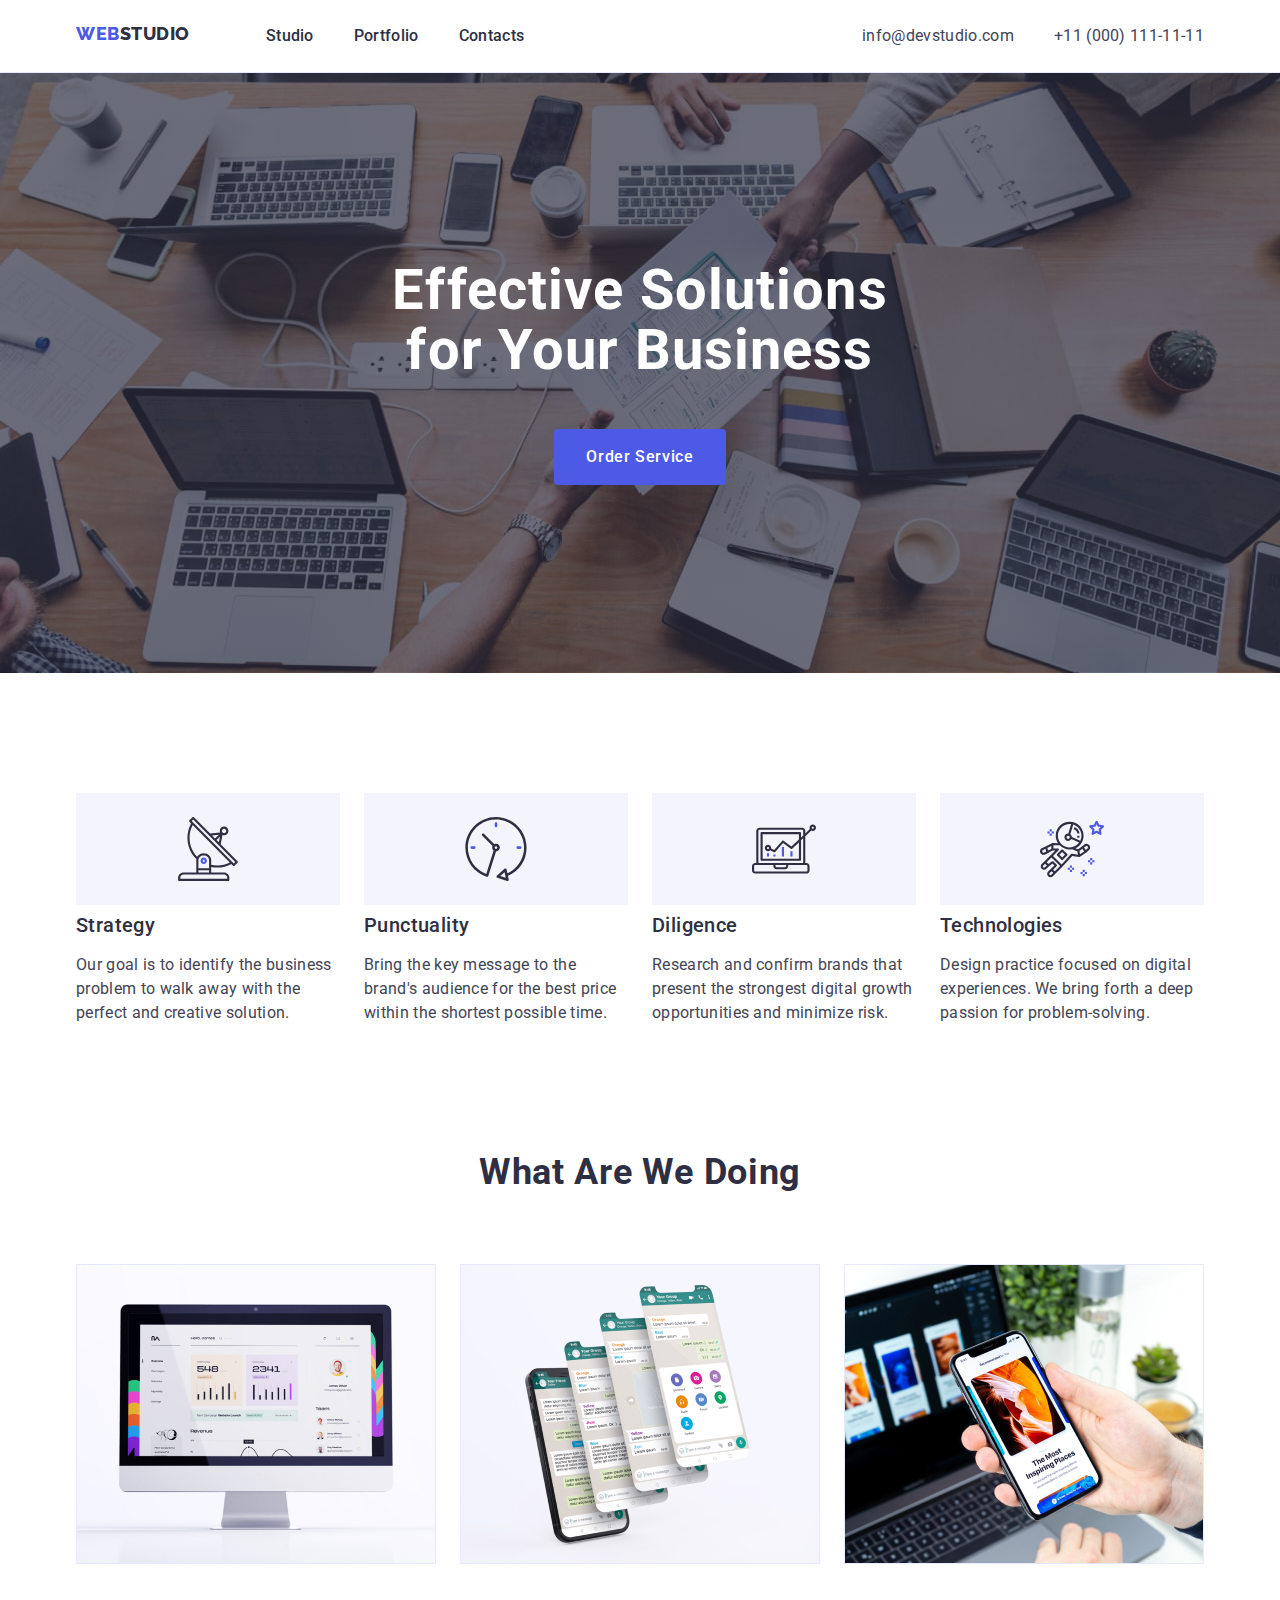
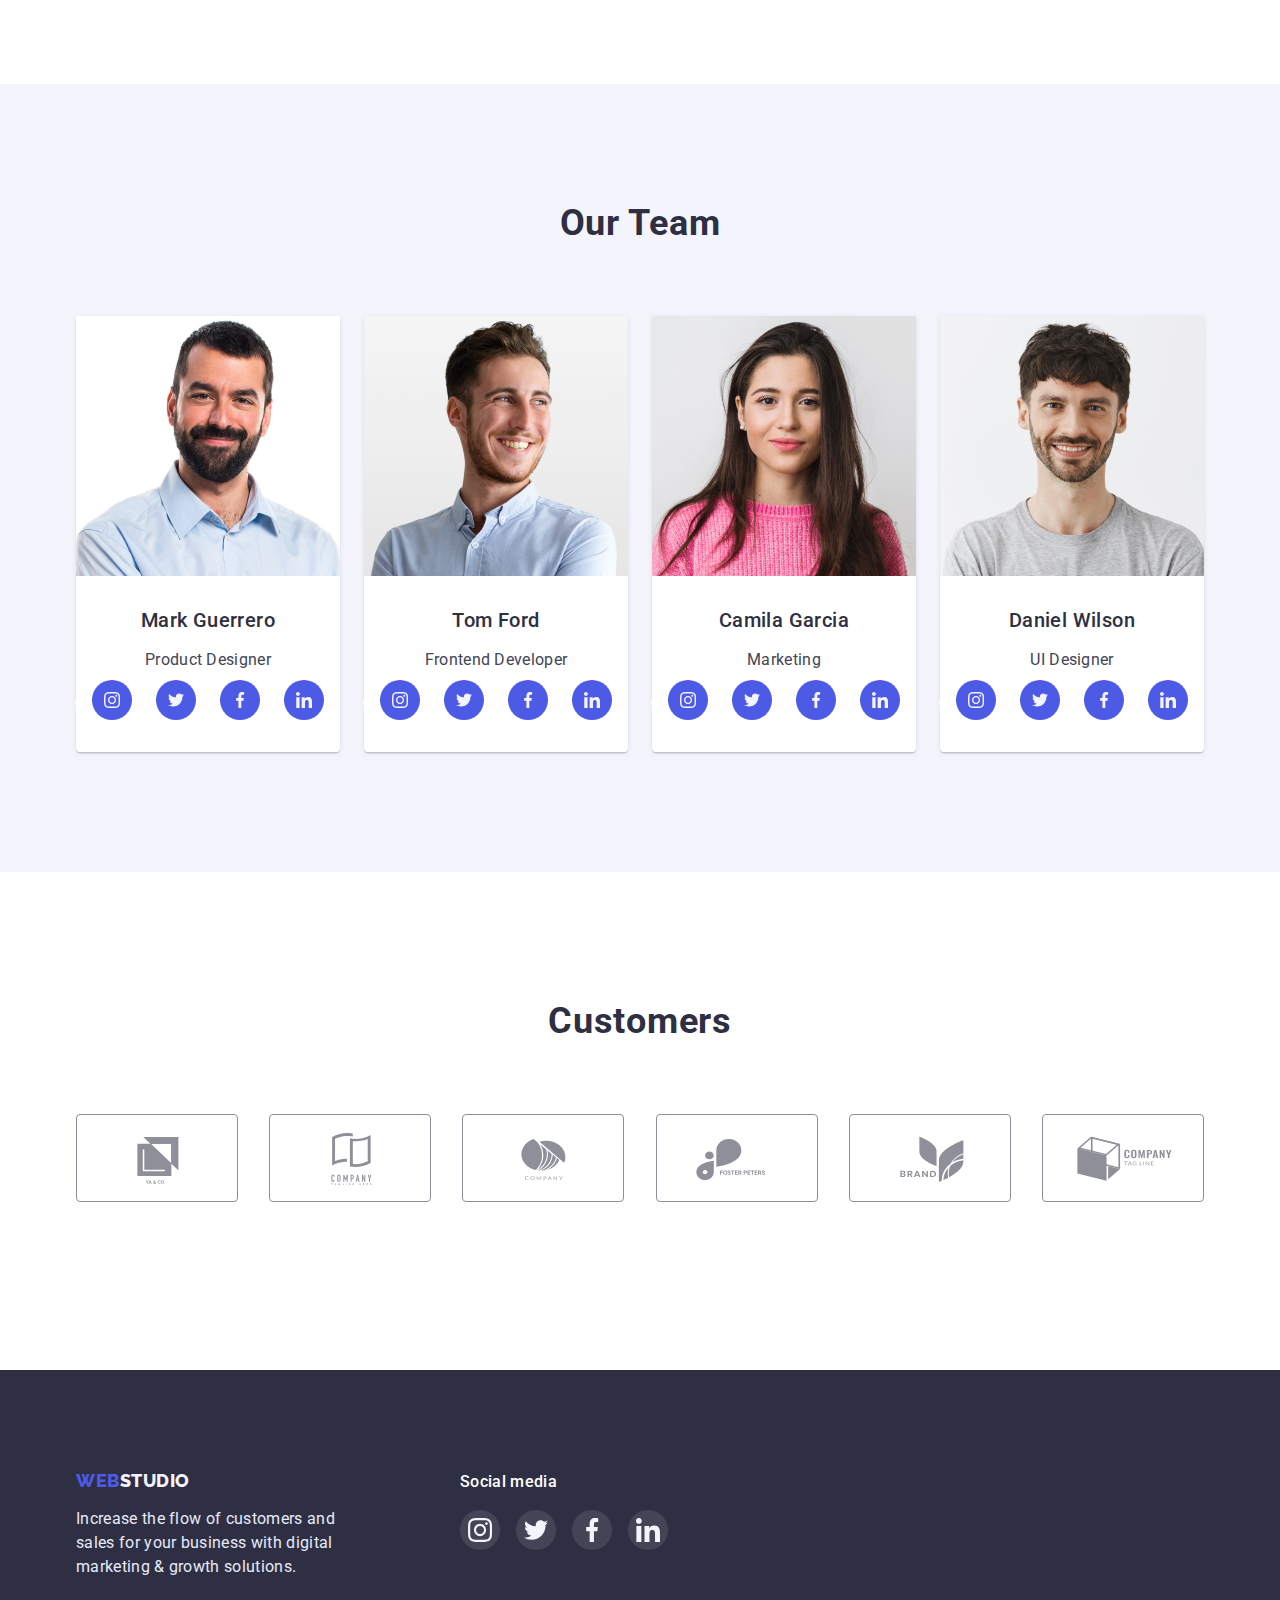
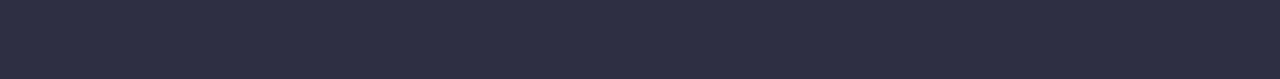
<file: index.html>
<!DOCTYPE html>
<html lang="en">
  <head>
    <meta charset="UTF-8" />
    <meta http-equiv="X-UA-Compatible" content="IE=edge" />
    <meta name="viewport" content="width=device-width, initial-scale=1.0" />
    <title>WebStudio</title>
    <link rel="preconnect" href="https://fonts.googleapis.com" />
    <link rel="preconnect" href="https://fonts.gstatic.com" crossorigin />
    <link
      href="https://fonts.googleapis.com/css2?family=Raleway:wght@800&family=Roboto:wght@400;500;700;900&display=swap"
      rel="stylesheet"
    />
    <link
      rel="stylesheet"
      href="https://cdn.jsdelivr.net/npm/modern-normalize@1.1.0/modern-normalize.min.css"
    />
    <link rel="stylesheet" href="./css/styles.css" />
  </head>
  <body>
    <header class="top-header-in">
      <div class="header-container container">
        <nav class="top-nav">
          <a class="link logo" href="./index.html"
            ><span class="web">Web</span
            ><span class="studio-header">Studio</span></a
          >
          <ul class="list menu nav-container">
            <li class="header-item">
              <a class="link menu-item" href="./index.html">Studio</a>
            </li>
            <li class="header-item">
              <a class="link menu-item" href="./portfolio.html">Portfolio</a>
            </li>
            <li class="header-item">
              <a class="link menu-item" href="">Contacts</a>
            </li>
          </ul>
        </nav>
        <address class="address">
          <ul class="list address-list">
            <li class="address-item">
              <a class="link mail" href="mailto:info@devstudio.com"
                >info@devstudio.com</a
              >
            </li>
            <li class="address-item">
              <a class="link phone-number" href="tel:+110001111111"
                >+11 (000) 111-11-11</a
              >
            </li>
          </ul>
        </address>
      </div>
    </header>
    <main class="main-content-studio">
      <section class="section-1">
        <div class="hero container">
          <h1 class="main-title">Effective Solutions for Your Business</h1>
          <button class="btn-in" type="button">Order Service</button>
        </div>
      </section>
      <section class="section-advantages">
        <div class="container">
          <h2 hidden>Our advantages</h2>
          <ul class="list main-list">
            <li class="list-advantages">
              <div class="advantages">
                <svg class="advantages-icon" width="64" height="64">
                  <use href="./images/icons.svg#icon-antenna"></use>
                </svg>
              </div>
              <h3 class="title-3">Strategy</h3>
              <p class="text">
                Our goal is to identify the business problem to walk away with
                the perfect and creative solution.
              </p>
            </li>
            <li class="list-advantages">
              <div class="advantages">
                <svg class="advantages-icon" width="64" height="64">
                  <use href="./images/icons.svg#icon-clock"></use>
                </svg>
              </div>
              <h3 class="title-3">Punctuality</h3>
              <p class="text">
                Bring the key message to the brand's audience for the best price
                within the shortest possible time.
              </p>
            </li>
            <li class="list-advantages">
              <div class="advantages">
                <svg class="advantages-icon" width="64" height="64">
                  <use href="./images/icons.svg#icon-diagram"></use>
                </svg>
              </div>
              <h3 class="title-3">Diligence</h3>
              <p class="text">
                Research and confirm brands that present the strongest digital
                growth opportunities and minimize risk.
              </p>
            </li>
            <li class="list-advantages">
              <div class="advantages">
                <svg class="advantages-icon" width="64" height="64">
                  <use href="./images/icons.svg#icon-astronaut"></use>
                </svg>
              </div>
              <h3 class="title-3">Technologies</h3>
              <p class="text">
                Design practice focused on digital experiences. We bring forth a
                deep passion for problem-solving.
              </p>
            </li>
          </ul>
        </div>
      </section>
      <section class="devices">
        <div class="container">
          <h2 class="title-2">What Are We Doing</h2>
          <ul class="list list-img">
            <li class="box-img">
              <a href=""
                ><img src="./images/img11.jpg" alt="laptop" width="360"
              /></a>
            </li>
            <li class="box-img">
              <a href=""
                ><img src="./images/img22.jpg" alt="phone" width="360"
              /></a>
            </li>
            <li class="box-img">
              <a href=""
                ><img src="./images/img33.jpg" alt="phoneinhand" width="360"
              /></a>
            </li>
          </ul>
        </div>
      </section>
      <section class="team">
        <div class="container box-team">
          <h2 class="title-2">Our Team</h2>
          <ul class="list list-team">
            <li class="team-list">
              <a href=""
                ><img src="./images/img.jpg" alt="photo" width="264"
              /></a>
              <div class="team-txt">
                <h3 class="title-3 team-title">Mark Guerrero</h3>
                <p class="text">Product Designer</p>
                <ul class="team-soc-list">
                  <li class="team-soc-item">
                    <a href="" class="team-soc-link">
                      <svg class="team-soc-icon" width="16" height="16">
                        <use href="./images/icons.svg#icon-instagram"></use>
                      </svg>
                    </a>
                  </li>
                  <li class="team-soc-item">
                    <a href="" class="team-soc-link"
                      ><svg class="team-soc-icon" width="16" height="16">
                        <use href="./images/icons.svg#icon-twitter"></use></svg
                    ></a>
                  </li>
                  <li class="team-soc-item">
                    <a href="" class="team-soc-link"
                      ><svg class="team-soc-icon" width="16" height="16">
                        <use href="./images/icons.svg#icon-facebook"></use></svg
                    ></a>
                  </li>
                  <li class="team-soc-item">
                    <a href="" class="team-soc-link"
                      ><svg class="team-soc-icon" width="16" height="16">
                        <use href="./images/icons.svg#icon-linkedin"></use></svg
                    ></a>
                  </li>
                </ul>
              </div>
            </li>
            <li class="team-list">
              <a href=""
                ><img src="./images/img1.jpg" alt="photo" width="264"
              /></a>
              <div class="team-txt">
                <h3 class="title-3 team-title">Tom Ford</h3>
                <p class="text">Frontend Developer</p>
                <ul class="team-soc-list">
                  <li class="team-soc-item">
                    <a href="" class="team-soc-link">
                      <svg class="team-soc-icon" width="16" height="16">
                        <use href="./images/icons.svg#icon-instagram"></use>
                      </svg>
                    </a>
                  </li>
                  <li class="team-soc-item">
                    <a href="" class="team-soc-link"
                      ><svg class="team-soc-icon" width="16" height="16">
                        <use href="./images/icons.svg#icon-twitter"></use></svg
                    ></a>
                  </li>
                  <li class="team-soc-item">
                    <a href="" class="team-soc-link"
                      ><svg class="team-soc-icon" width="16" height="16">
                        <use href="./images/icons.svg#icon-facebook"></use></svg
                    ></a>
                  </li>
                  <li class="team-soc-item">
                    <a href="" class="team-soc-link"
                      ><svg class="team-soc-icon" width="16" height="16">
                        <use href="./images/icons.svg#icon-linkedin"></use></svg
                    ></a>
                  </li>
                </ul>
              </div>
            </li>
            <li class="team-list">
              <a href=""
                ><img src="./images/img2.jpg" alt="photo" width="264"
              /></a>
              <div class="team-txt">
                <h3 class="title-3 team-title">Camila Garcia</h3>
                <p class="text">Marketing</p>
                <ul class="team-soc-list">
                  <li class="team-soc-item">
                    <a href="" class="team-soc-link">
                      <svg class="team-soc-icon" width="16" height="16">
                        <use href="./images/icons.svg#icon-instagram"></use>
                      </svg>
                    </a>
                  </li>
                  <li class="team-soc-item">
                    <a href="" class="team-soc-link"
                      ><svg class="team-soc-icon" width="16" height="16">
                        <use href="./images/icons.svg#icon-twitter"></use></svg
                    ></a>
                  </li>
                  <li class="team-soc-item">
                    <a href="" class="team-soc-link"
                      ><svg class="team-soc-icon" width="16" height="16">
                        <use href="./images/icons.svg#icon-facebook"></use></svg
                    ></a>
                  </li>
                  <li class="team-soc-item">
                    <a href="" class="team-soc-link"
                      ><svg class="team-soc-icon" width="16" height="16">
                        <use href="./images/icons.svg#icon-linkedin"></use></svg
                    ></a>
                  </li>
                </ul>
              </div>
            </li>
            <li class="team-list">
              <a href=""
                ><img src="./images/img3.jpg" alt="photo" width="264"
              /></a>
              <div class="team-txt">
                <h3 class="title-3 team-title">Daniel Wilson</h3>
                <p class="text">UI Designer</p>
                <ul class="team-soc-list">
                  <li class="team-soc-item">
                    <a href="" class="team-soc-link">
                      <svg class="team-soc-icon" width="16" height="16">
                        <use href="./images/icons.svg#icon-instagram"></use>
                      </svg>
                    </a>
                  </li>
                  <li class="team-soc-item">
                    <a href="" class="team-soc-link"
                      ><svg class="team-soc-icon" width="16" height="16">
                        <use href="./images/icons.svg#icon-twitter"></use></svg
                    ></a>
                  </li>
                  <li class="team-soc-item">
                    <a href="" class="team-soc-link"
                      ><svg class="team-soc-icon" width="16" height="16">
                        <use href="./images/icons.svg#icon-facebook"></use></svg
                    ></a>
                  </li>
                  <li class="team-soc-item">
                    <a href="" class="team-soc-link"
                      ><svg class="team-soc-icon" width="16" height="16">
                        <use href="./images/icons.svg#icon-linkedin"></use></svg
                    ></a>
                  </li>
                </ul>
              </div>
            </li>
          </ul>
        </div>
      </section>
      <section class="company">
        <div class="container">
          <h2 class="title-2 company-title">Customers</h2>
          <ul class="comp-list list">
            <li class="comp-item">
              <a href="" class="comp-link link"
                ><svg class="comp-icon" width="104" height="56">
                  <use href="./images/icons.svg#icon-Logo1"></use></svg
              ></a>
            </li>
            <li class="comp-item">
              <a href="" class="comp-link link"
                ><svg class="comp-icon" width="104" height="56">
                  <use href="./images/icons.svg#icon-Logo2"></use></svg
              ></a>
            </li>
            <li class="comp-item">
              <a href="" class="comp-link link"
                ><svg class="comp-icon" width="104" height="56">
                  <use href="./images/icons.svg#icon-Logo3"></use></svg
              ></a>
            </li>
            <li class="comp-item">
              <a href="" class="comp-link link"
                ><svg class="comp-icon" width="104" height="56">
                  <use href="./images/icons.svg#icon-Logo4"></use></svg
              ></a>
            </li>
            <li class="comp-item">
              <a href="" class="comp-link link"
                ><svg class="comp-icon" width="104" height="56">
                  <use href="./images/icons.svg#icon-Logo5"></use></svg
              ></a>
            </li>
            <li class="comp-item">
              <a href="" class="comp-link link"
                ><svg class="comp-icon" width="104" height="56">
                  <use href="./images/icons.svg#icon-Logo6"></use></svg
              ></a>
            </li>
          </ul>
        </div>
      </section>
    </main>
    <footer class="footer">
      <div class="container footer-flex">
        <div class="footer-web">
          <a class="link logo" href="./index.html"
            ><span class="web">Web</span
            ><span class="studio-foot">Studio</span></a
          >
          <p class="foot-text">
            Increase the flow of customers and sales for your business with
            digital marketing & growth solutions.
          </p>
        </div>
        <div class="footer-social">
          <h3 class="social-title">Social media</h3>
          <ul class="footer-soc-list list">
            <li class="footer-soc-item">
              <a href="" class="footer-soc-link">
                <svg class="footer-soc-icon" width="24" height="24">
                  <use href="./images/icons.svg#icon-instagram"></use>
                </svg>
              </a>
            </li>
            <li class="footer-soc-item">
              <a href="" class="footer-soc-link"
                ><svg class="footer-soc-icon" width="24" height="24">
                  <use href="./images/icons.svg#icon-twitter"></use></svg
              ></a>
            </li>
            <li class="footer-soc-item">
              <a href="" class="footer-soc-link"
                ><svg class="footer-soc-icon" width="24" height="24">
                  <use href="./images/icons.svg#icon-facebook"></use></svg
              ></a>
            </li>
            <li class="footer-soc-item">
              <a href="" class="footer-soc-link"
                ><svg class="footer-soc-icon" width="24" height="24">
                  <use href="./images/icons.svg#icon-linkedin"></use></svg
              ></a>
            </li>
          </ul>
        </div>
      </div>
    </footer>
  </body>
</html>
</file>
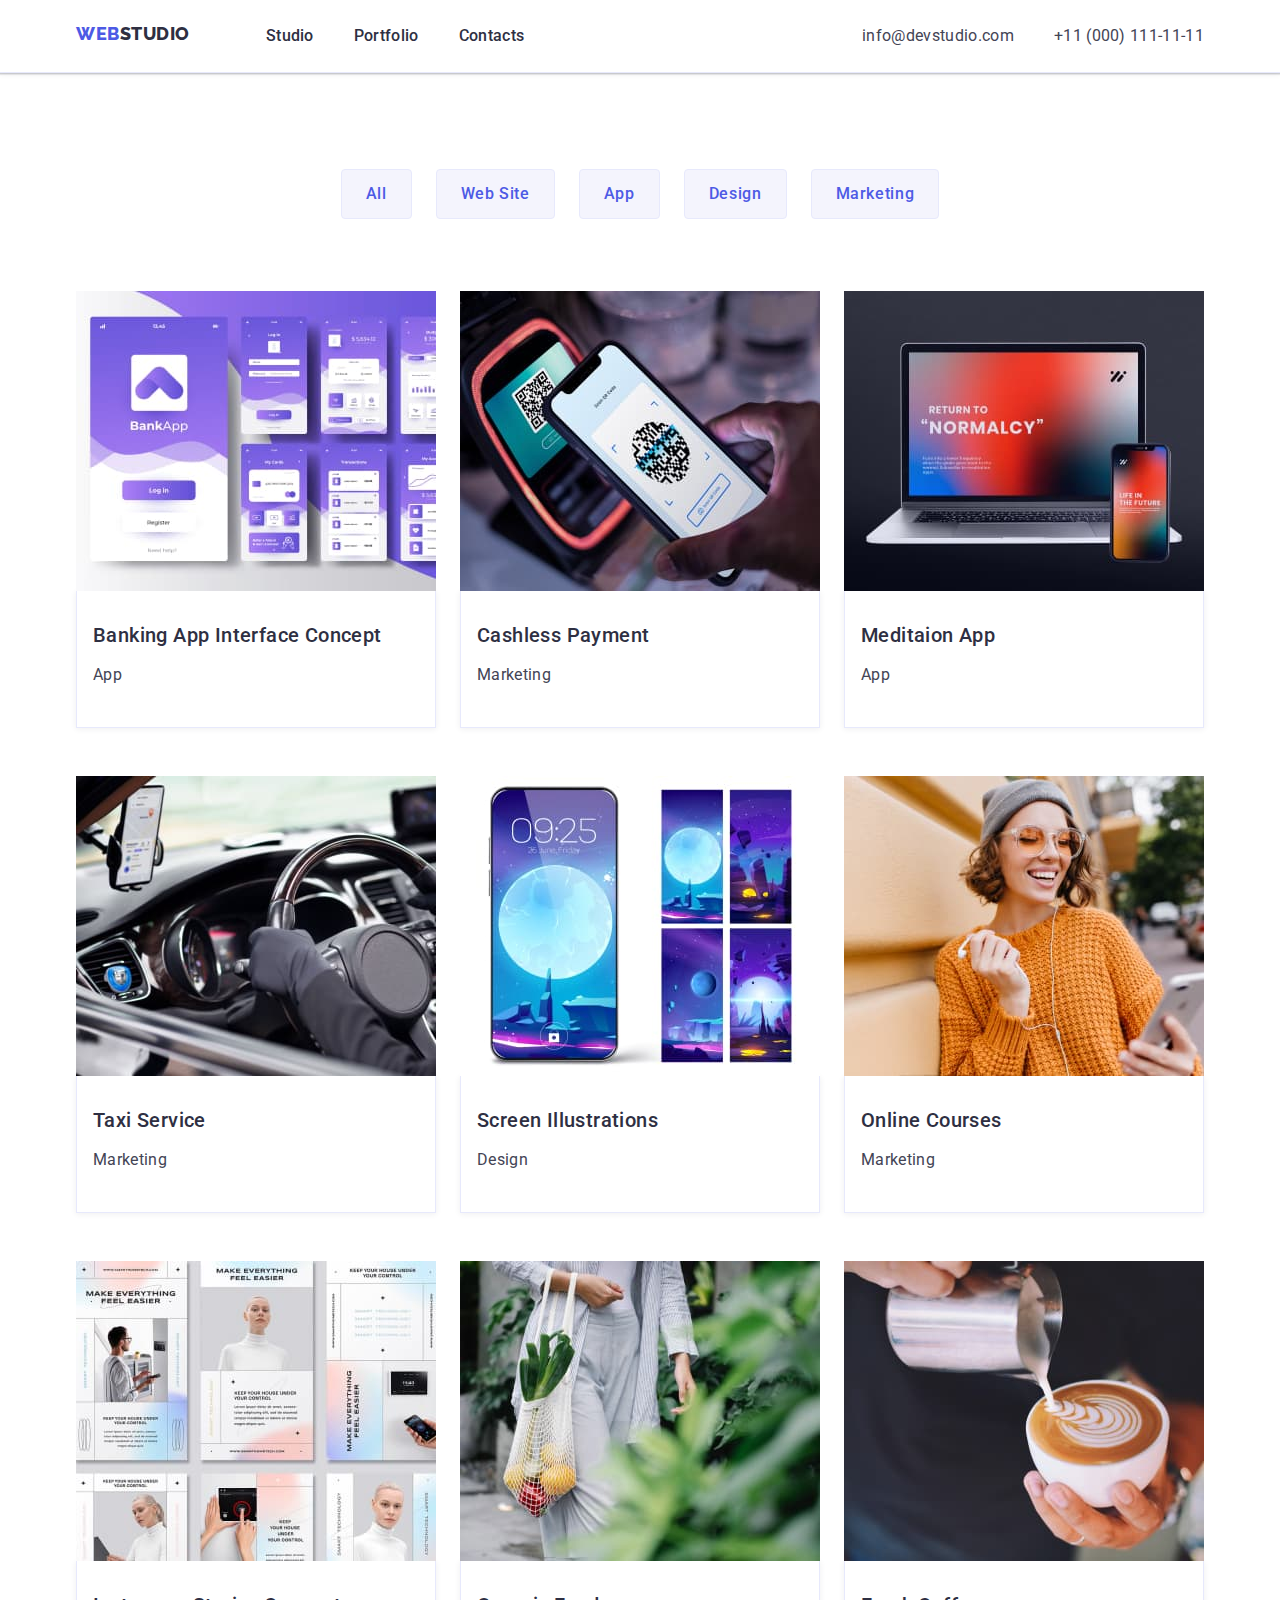
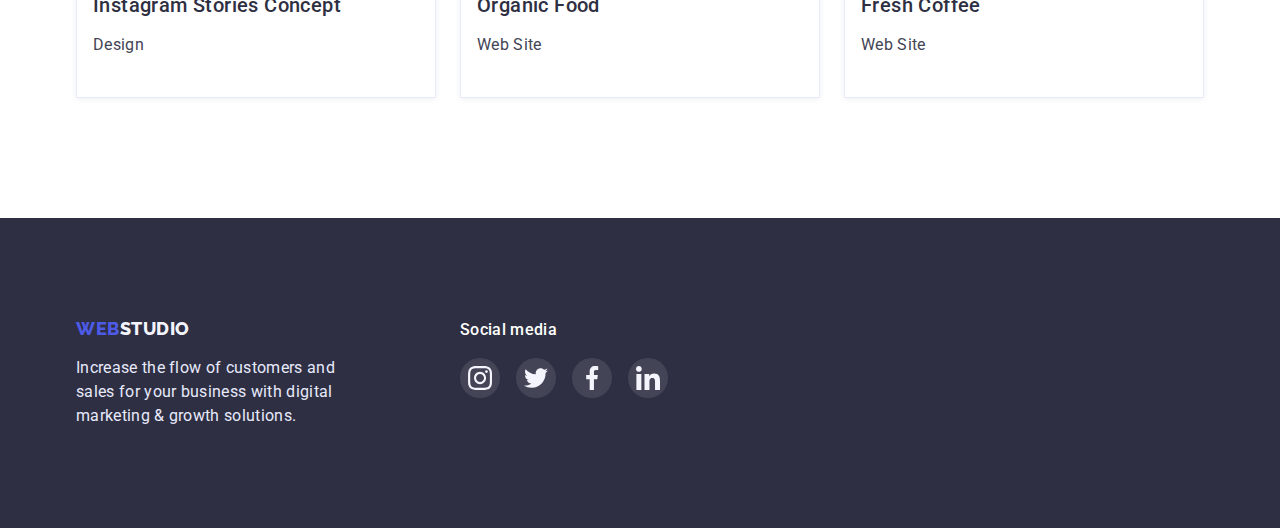
<file: portfolio.html>
<!DOCTYPE html>
<html lang="en">
  <head>
    <meta charset="UTF-8" />
    <meta http-equiv="X-UA-Compatible" content="IE=edge" />
    <meta name="viewport" content="width=device-width, initial-scale=1.0" />
    <title>WebStudio</title>
    <link rel="preconnect" href="https://fonts.googleapis.com" />
    <link rel="preconnect" href="https://fonts.gstatic.com" crossorigin />
    <link
      href="https://fonts.googleapis.com/css2?family=Raleway:wght@800&family=Roboto:wght@400;500;700;900&display=swap"
      rel="stylesheet"
    />
    <link
      rel="stylesheet"
      href="https://cdn.jsdelivr.net/npm/modern-normalize@1.1.0/modern-normalize.min.css"
    />
    <link rel="stylesheet" href="./css/styles.css" />
  </head>
  <body>
    <header class="top-header-in">
      <div class="container header-container">
        <nav class="top-nav">
          <a class="link logo" href="./portfolio.html"
            ><span class="web">Web</span
            ><span class="studio-header">Studio</span></a
          >
          <ul class="list menu nav-container">
            <li class="header-item">
              <a class="link menu-item" href="./index.html">Studio</a>
            </li>
            <li class="header-item">
              <a class="link menu-item" href="./portfolio.html">Portfolio</a>
            </li>
            <li class="header-item">
              <a class="link menu-item" href="">Contacts</a>
            </li>
          </ul>
        </nav>
        <address class="address">
          <ul class="list address-list">
            <li class="address-item">
              <a class="link mail" href="mailto:info@devstudio.com"
                >info@devstudio.com</a
              >
            </li>
            <li class="address-item">
              <a class="link phone-number" href="tel:+110001111111"
                >+11 (000) 111-11-11</a
              >
            </li>
          </ul>
        </address>
      </div>
    </header>
    <main>
      <section class="main-content-portfolio">
        <div class="container">
          <ul class="list list-button">
            <li><button class="btn" type="button">All</button></li>
            <li><button class="btn" type="button">Web Site</button></li>
            <li><button class="btn" type="button">App</button></li>
            <li><button class="btn" type="button">Design</button></li>
            <li><button class="btn" type="button">Marketing</button></li>
          </ul>
          <ul class="list main-list-2">
            <li class="main-box">
              <a class="link box-link" href=""
                ><img src="./images/app1.jpg" alt="appinterface" width="360" />
                <div class="main-container">
                  <h3 class="title-3">Banking App Interface Concept</h3>
                  <p class="text">App</p>
                </div></a
              >
            </li>
            <li class="main-box">
              <a class="link box-link" href=""
                ><img src="./images/mark1.jpg" alt="payment" width="360" />

                <div class="main-container">
                  <h3 class="title-3">Cashless Payment</h3>
                  <p class="text">Marketing</p>
                </div></a
              >
            </li>
            <li class="main-box">
              <a class="link box-link" href=""
                ><img src="./images/app2.jpg" alt="laptopphone" width="360" />

                <div class="main-container">
                  <h3 class="title-3">Meditaion App</h3>
                  <p class="text">App</p>
                </div></a
              >
            </li>
            <li class="main-box">
              <a class="link box-link" href=""
                ><img src="./images/mark2.jpg" alt="taxi" width="360" />

                <div class="main-container">
                  <h3 class="title-3">Taxi Service</h3>
                  <p class="text">Marketing</p>
                </div></a
              >
            </li>
            <li class="main-box">
              <a class="link box-link" href=""
                ><img src="./images/des1.jpg" alt="screenapp" width="360" />

                <div class="main-container">
                  <h3 class="title-3">Screen Illustrations</h3>
                  <p class="text">Design</p>
                </div></a
              >
            </li>
            <li class="main-box">
              <a class="link box-link" href=""
                ><img src="./images/mark3.jpg" alt="girlphone" width="360" />

                <div class="main-container">
                  <h3 class="title-3">Online Courses</h3>
                  <p class="text">Marketing</p>
                </div></a
              >
            </li>
            <li class="main-box">
              <a class="link box-link" href=""
                ><img src="./images/des2.jpg" alt="instastoris" width="360" />

                <div class="main-container">
                  <h3 class="title-3">Instagram Stories Concept</h3>
                  <p class="text">Design</p>
                </div></a
              >
            </li>
            <li class="main-box">
              <a class="link box-link" href=""
                ><img src="./images/web1.jpg" alt="vegetables" width="360" />

                <div class="main-container">
                  <h3 class="title-3">Organic Food</h3>
                  <p class="text">Web Site</p>
                </div></a
              >
            </li>
            <li class="main-box">
              <a class="link box-link" href=""
                ><img src="./images/web2.jpg" alt="coffee" width="360" />

                <div class="main-container">
                  <h3 class="title-3">Fresh Coffee</h3>
                  <p class="text">Web Site</p>
                </div></a
              >
            </li>
          </ul>
        </div>
      </section>
    </main>
    <footer class="footer">
      <div class="container footer-flex">
        <div class="footer-web">
          <a class="link logo" href="./index.html"
            ><span class="web">Web</span
            ><span class="studio-foot">Studio</span></a
          >
          <p class="foot-text">
            Increase the flow of customers and sales for your business with
            digital marketing & growth solutions.
          </p>
        </div>
        <div class="footer-social">
          <h3 class="social-title">Social media</h3>
          <ul class="footer-soc-list list">
            <li class="footer-soc-item">
              <a href="" class="footer-soc-link">
                <svg class="footer-soc-icon" width="24" height="24">
                  <use href="./images/icons.svg#icon-instagram"></use>
                </svg>
              </a>
            </li>
            <li class="footer-soc-item">
              <a href="" class="footer-soc-link"
                ><svg class="footer-soc-icon" width="24" height="24">
                  <use href="./images/icons.svg#icon-twitter"></use></svg
              ></a>
            </li>
            <li class="footer-soc-item">
              <a href="" class="footer-soc-link"
                ><svg class="footer-soc-icon" width="24" height="24">
                  <use href="./images/icons.svg#icon-facebook"></use></svg
              ></a>
            </li>
            <li class="footer-soc-item">
              <a href="" class="footer-soc-link"
                ><svg class="footer-soc-icon" width="24" height="24">
                  <use href="./images/icons.svg#icon-linkedin"></use></svg
              ></a>
            </li>
          </ul>
        </div>
      </div>
    </footer>
  </body>
</html>
</file>
<file: css/styles.css>
:root {
  --logo-web-color: #4d5ae5;
  --primary-font: "Roboto", sans-serif;
  --sekondary-font: "Raleway", sans-serif;
  --akcent-color: #404bbf;
  --icon-color-svg: #f4f4fd;
}
h1,
h2,
h3,
p {
  margin-top: 0;
  margin-bottom: 0;
}
ul,
ol {
  margin-top: 0;
  margin-bottom: 0;
  padding-left: 0;
}
img {
  display: block;
}

.list {
  list-style: none;
}
.link {
  text-decoration: none;
}
body {
  font-family: var(--primary-font);
  color: #ffffff;
  display: block;
}
.container {
  max-width: 1158px;
  padding: 0 15px;
  margin: 0 auto;
}

/* .............HEADER............. .*/
.top-header-in {
  padding-top: 24px;
  padding-bottom: 24px;
  border-bottom: 1px solid #e7e9fc;
  box-shadow: 0px 2px 1px rgba(46, 47, 66, 0.08),
    0px 1px 1px rgba(46, 47, 66, 0.16), 0px 1px 6px rgba(46, 47, 66, 0.08);
  padding-left: 0;
  padding-right: 0;
}
.header-container {
  display: flex;
}
.top-nav {
  display: flex;
}

.nav-container {
  display: flex;
}
.logo {
  margin-right: 76px;
}
.address {
  margin-left: auto;
}

.address-list {
  display: flex;
  justify-content: flex-end;
}
.address-item:nth-child(1) {
  margin-right: 40px;
}
.header-item:not(:last-child) {
  margin-right: 40px;
}
.web {
  font-family: var(--sekondary-font);
  font-weight: 800;
  font-size: 18px;
  line-height: 1.16;
  letter-spacing: 0.03em;
  text-transform: uppercase;
  color: var(--logo-web-color);
}

.studio-header {
  font-family: var(--sekondary-font);
  font-weight: 800;
  font-size: 18px;
  line-height: 1.16;
  letter-spacing: 0.03em;
  text-transform: uppercase;
  color: #2e2f42;
}
.menu {
  font-weight: 500;
  font-size: 16px;
  line-height: 1.5;
  letter-spacing: 0.02em;
  color: #2e2f42;
}
.mail,
.phone-number {
  font-style: normal;
  font-size: 16px;
  line-height: 1.5;
  letter-spacing: 0.02em;
  color: #434455;
}
.mail:hover,
.mail:focus {
  color: var(--akcent-color);
}
.phone-number:hover,
.phone-number:focus {
  color: var(--akcent-color);
}

.menu-item {
  font-weight: 500;
  font-size: 16px;
  line-height: 1.5;
  letter-spacing: 0.02em;
  color: #2e2f42;
}
.menu-item:hover,
.menu-item:focus {
  font-weight: 500;
  font-size: 16px;
  line-height: 1.5;
  letter-spacing: 0.02em;
  color: var(--akcent-color);
}

/* .............MAIN............. */

.section-1 {
  background-color: #2e2f42;
  padding-top: 188px;
  padding-bottom: 188px;
  background-image: linear-gradient(
      rgba(46, 47, 66, 0.7),
      rgba(46, 47, 66, 0.7)
    ),
    url(../images/people-office1.jpg);
  background-repeat: no-repeat;
  background-position: center;
  background-size: auto;
}
.btn:is(:hover, :focus) {
  background: #404bbf;
  box-shadow: 0px 3px 1px rgba(0, 0, 0, 0.1), 0px 2px 1px rgba(0, 0, 0, 0.08),
    0px 2px 2px rgba(0, 0, 0, 0.12);
  border-radius: 4px;
  color: #FFFFFF;
}

.btn-in:is(:hover, :focus) {
  background: var(--akcent-color);
  color: #ffffff;
  box-shadow: 0px 4px 4px rgba(0, 0, 0, 0.15);
}
.btn {
  font-family: var(--primary-font);
  font-weight: 500;
  font-size: 16px;
  line-height: 1.5;
  letter-spacing: 0.04em;
  color: #4d5ae5;
  background: #f4f4fd;
  cursor: pointer;
  border: 1px solid #e7e9fc;
  border-radius: 4px;
  padding: 12px 24px;
}
.btn-in {
  font-family: var(--primary-font);
  font-weight: 500;
  font-size: 16px;
  line-height: 1.5;
  letter-spacing: 0.04em;
  color: #ffffff;
  background: #4d5ae5;
  cursor: pointer;
  margin-top: 48px;
  padding: 16px 32px;
  border-radius: 4px;
  border: none;
}
.list-button {
  display: flex;
  justify-content: center;
  margin-bottom: 72px;
  gap: 24px;
}
.main-content-portfolio {
  padding-top: 96px;
  padding-bottom: 120px;
}
.hero {
  display: flex;
  justify-content: center;
  align-items: center;
  flex-direction: column;
}
.advantages {
  display: flex;
  justify-content: center;
  align-items: center;
  background-color: #f4f4fd;
  padding: 24px 100px;
}
.section-advantages {
  padding-top: 120px;
  padding-bottom: 120px;
}

.main-list {
  display: flex;
  justify-content: center;
}
.list-advantages {
  width: 264px;
  display: flex;
  flex-direction: column;
  align-items: flex-start;
  padding: 0px;
  gap: 8px;
}

.list-advantages:not(:last-child) {
  margin-right: 24px;
}
.box-link {
  display: block;
}

.box-link:hover {
  box-shadow: 0px 1px 6px rgba(46, 47, 66, 0.08),
    0px 1px 1px rgba(46, 47, 66, 0.16), 0px 2px 1px rgba(46, 47, 66, 0.08);
}
.main-container {
  display: flex;
  flex-direction: column;
  justify-content: center;
  align-items: flex-start;
  padding: 32px 16px;
  gap: 8px;
  border: 1px solid #e7e9fc;
  border-top: none;
  box-shadow: 0px 1px 6px rgba(46, 47, 66, 0.08);
}
.main-container:hover,
.main-container:focus {
  border: 0.5px solid #f4f4fd;
  box-shadow: 0px 1px 6px rgba(46, 47, 66, 0.08),
    0px 1px 1px rgba(46, 47, 66, 0.16), 0px 2px 1px rgba(46, 47, 66, 0.08);
  border-top: none;
}
.main-list-2 {
  display: flex;
  flex-wrap: wrap;
  column-gap: 24px;
  row-gap: 48px;
}
.main-title {
  font-weight: 700;
  font-size: 56px;
  line-height: 1.07;
  letter-spacing: 0.02em;
  max-width: 500px;
  text-align: center;
}
.title-3 {
  font-weight: 500;
  font-size: 20px;
  line-height: 1.2;
  letter-spacing: 0.02em;
  color: #2e2f42;
}
.team-title {
  margin-bottom: 8px;
  padding-right: 49px;
  padding-left: 49px;
  text-align: center;
}
.team-soc-list {
  display: flex;
  justify-content: center;
  gap: 24px;
}
.team-soc-item {
  width: 40px;
  height: 40px;
}
.team-soc-link {
  width: 100%;
  height: 100%;
  border-radius: 50%;
  background-color: #4d5ae5;
  display: flex;
  align-items: center;
  justify-content: center;
}
.team-soc-link:is(:hover, :focus) {
  background-color: var(--akcent-color);
}
.team-soc-icon {
  fill: var(--icon-color-svg);
}

.text {
  font-size: 16px;
  line-height: 1.5;
  letter-spacing: 0.02em;
  color: #434455;
  margin-top: 8px;
  margin-bottom: 8px;
}
.title-2 {
  font-weight: 700;
  font-size: 36px;
  line-height: 1.1;
  letter-spacing: 0.02em;
  color: #2e2f42;
  text-align: center;
  justify-content: center;
}
.devices {
  padding-bottom: 120px;
}
.box-img:not(:last-child) {
  margin-right: 24px;
}
.list-img {
  display: flex;
  justify-content: center;
  margin-top: 72px;
}

.team {
  background: #f4f4fd;
  padding-top: 120px;
  padding-bottom: 120px;
}
.team-list:not(:last-child) {
  margin-right: 24px;
}
.team-list {
  background: #ffffff;
  border-radius: 0px 0px 4px 4px;
  box-shadow: 0px 1px 6px rgba(46, 47, 66, 0.08),
    0px 1px 1px rgba(46, 47, 66, 0.16), 0px 2px 1px rgba(46, 47, 66, 0.08);
}
.team-txt {
  padding-top: 32px;
  padding-bottom: 32px;
  display: flex;
  flex-direction: column;
  justify-content: center;
  align-items: center;
}

.list-team {
  display: flex;
  justify-content: center;
  margin-top: 72px;
}
.list-content {
  display: flex;
}
.company {
  padding-top: 130px;
  padding-bottom: 168px;
}
.comp-list {
  display: flex;
  width: 100%;
  justify-content: space-between;
  gap: 24px;
}
.comp-item {
  width: calc((100% - 156px) / 6);
  height: 88px;
}
.comp-link {
  width: 100%;
  height: 100%;
  border: 1px solid #8e8f99;
  border-radius: 4px;
  display: flex;
  align-items: center;
  justify-content: center;
}
.comp-icon {
  fill: #8e8f99;
}
.comp-link:is(:hover, :focus) {
  border-color: var(--akcent-color);
}
.comp-link:is(:hover, :focus) .comp-icon {
  fill: var(--akcent-color);
}
.company-title {
  margin-bottom: 72px;
}

/* .............FOOTER............. */
.footer {
  background: #2e2f42;
  padding-top: 100px;
  padding-bottom: 100px;
}
.footer-flex {
  display: flex;
  gap: 120px;
  align-items: baseline;
}
.studio-foot {
  font-family: var(--sekondary-font);
  font-weight: 800;
  font-size: 18px;
  line-height: 1.16;
  letter-spacing: 0.03em;
  text-transform: uppercase;
  color: #f4f4fd;
}
.foot-text {
  font-size: 16px;
  line-height: 1.5;
  letter-spacing: 0.02em;
  color: #e7e9fc;
  width: 264px;
  margin-top: 16px;
}
.social-title {
  font-family: var(--primary-font);
  font-style: normal;
  font-weight: 500;
  font-size: 16px;
  line-height: 1.5;
  letter-spacing: 0.02em;
  margin-bottom: 16px;
}
.footer-soc-list {
  display: flex;
  justify-content: center;
  gap: 16px;
}
.footer-soc-item {
  width: 40px;
  height: 40px;
}
.footer-soc-link {
  width: 100%;
  height: 100%;
  border-radius: 50%;
  background-color: rgba(255, 255, 255, 0.1);
  display: flex;
  align-items: center;
  justify-content: center;
}
.footer-soc-link:hover,
.footer-soc-link:focus {
  background-color: #31d0aa;
}

.footer-soc-icon {
  fill: var(--icon-color-svg);
}
</file>
